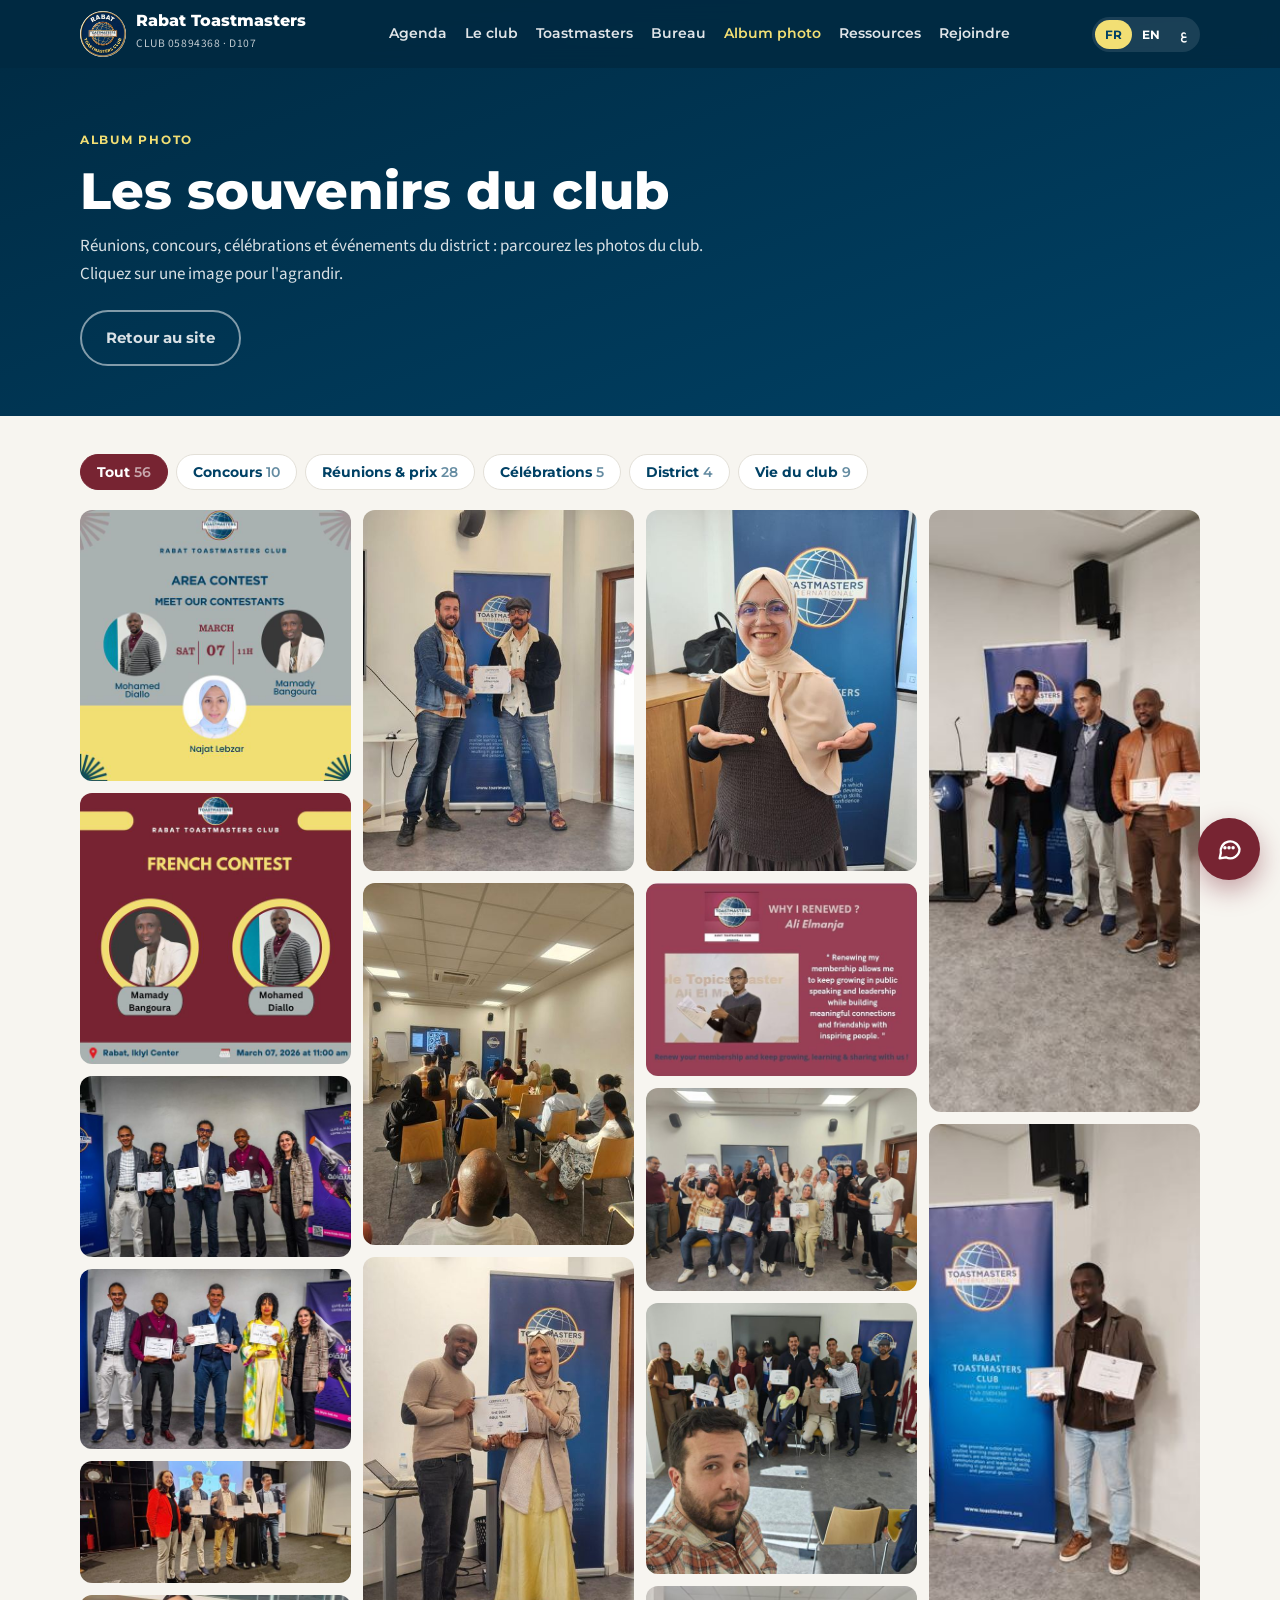
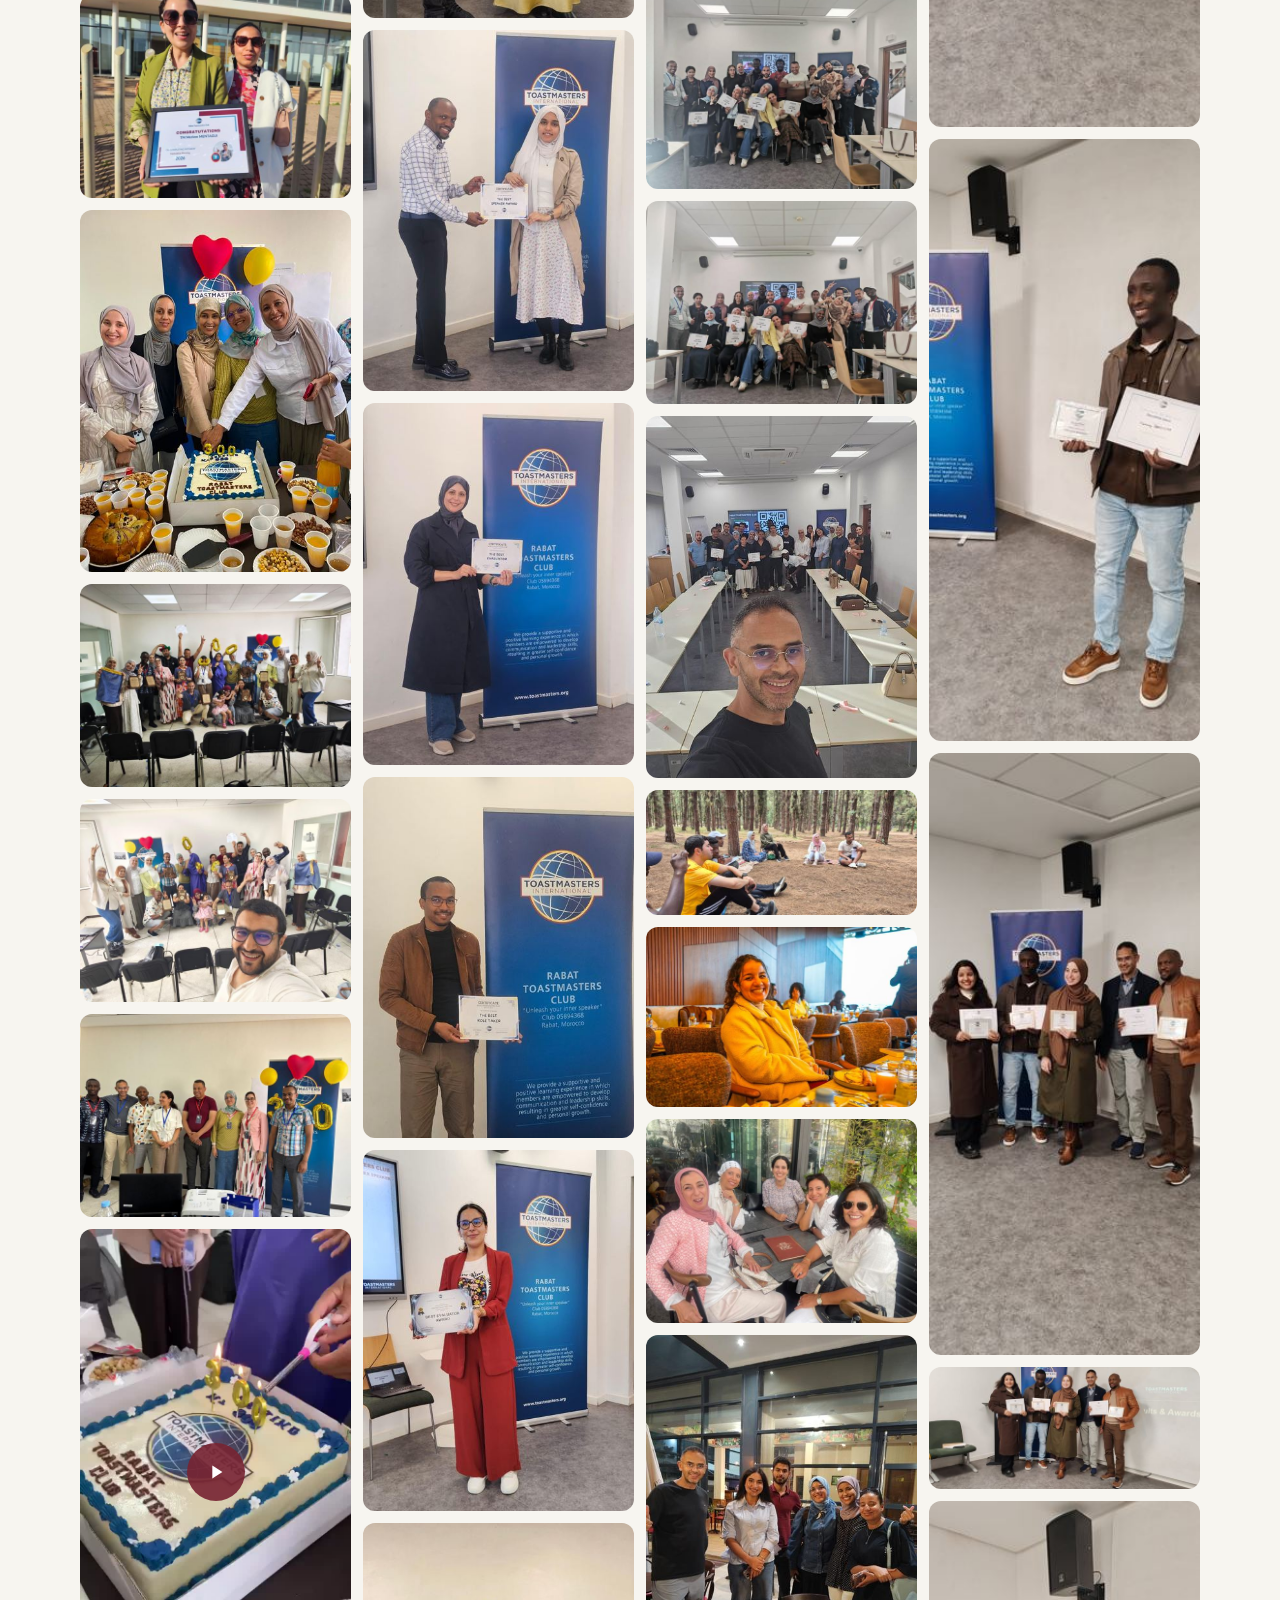
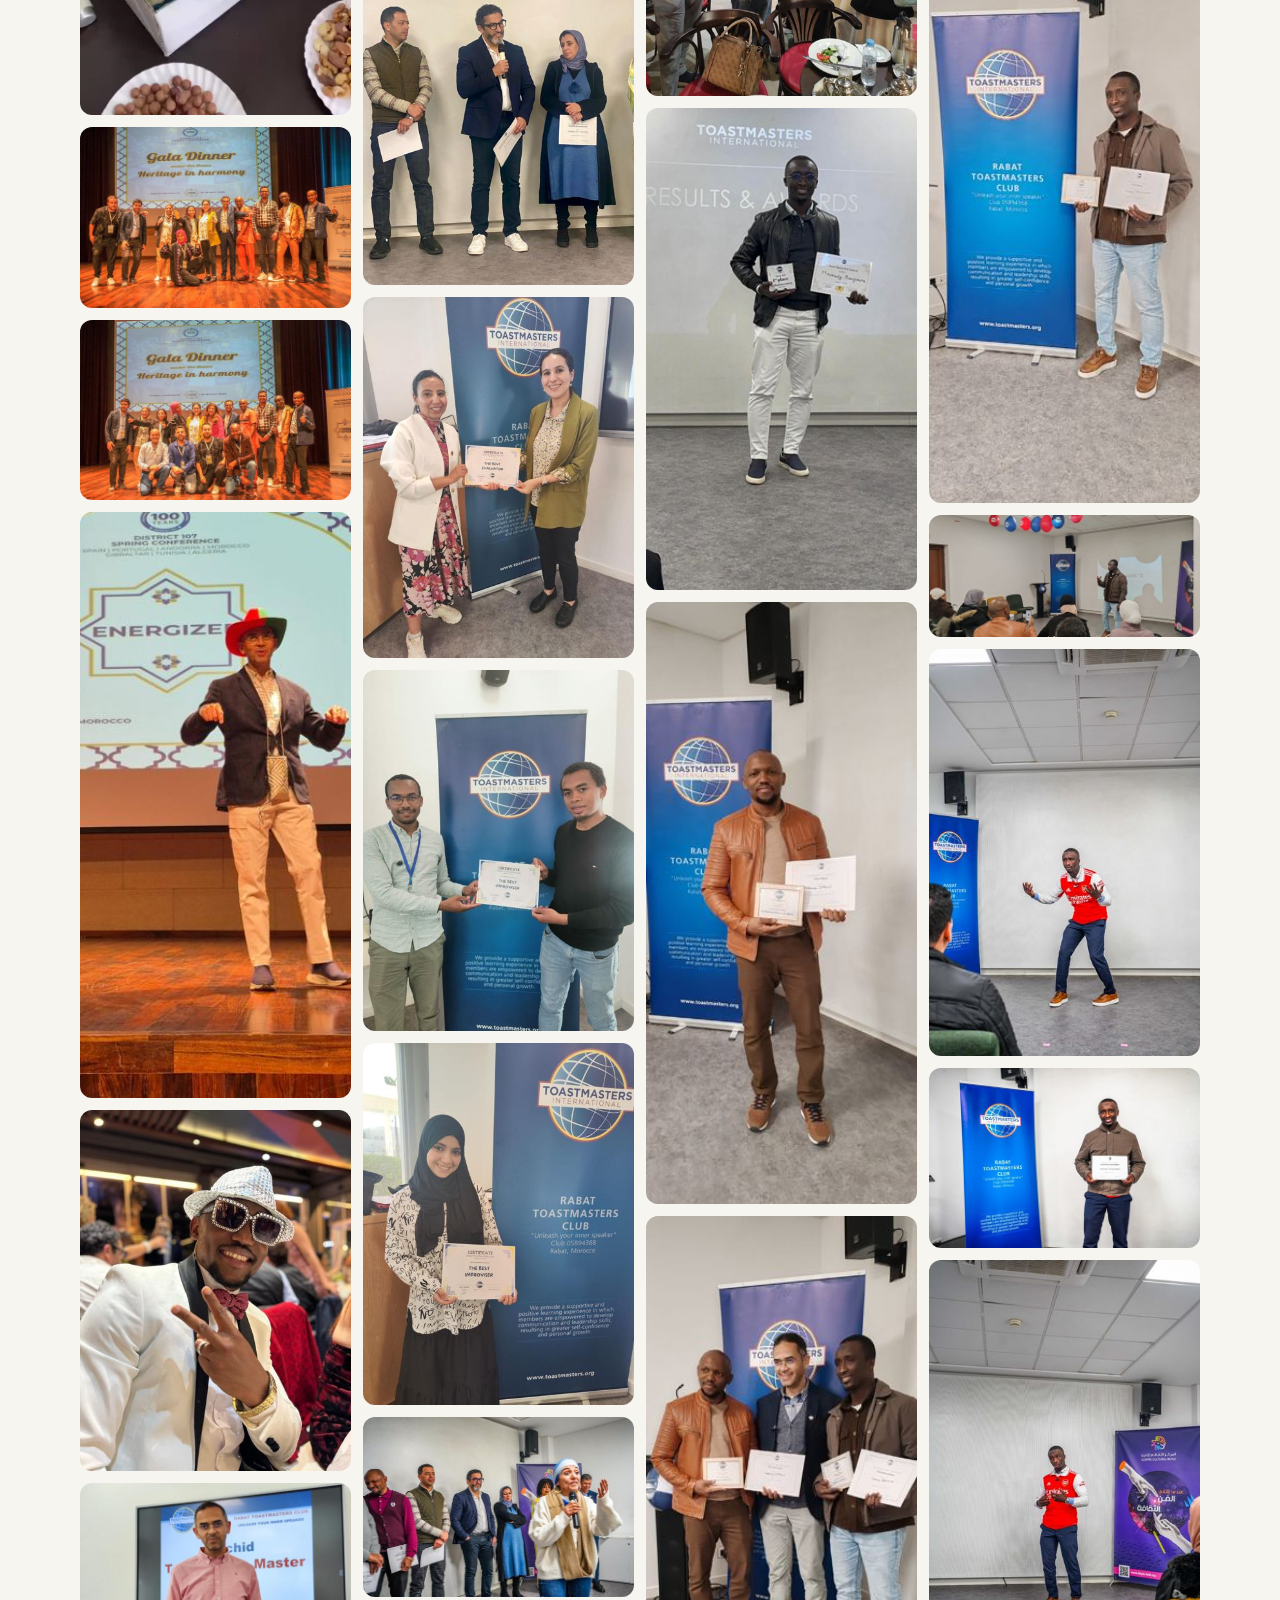
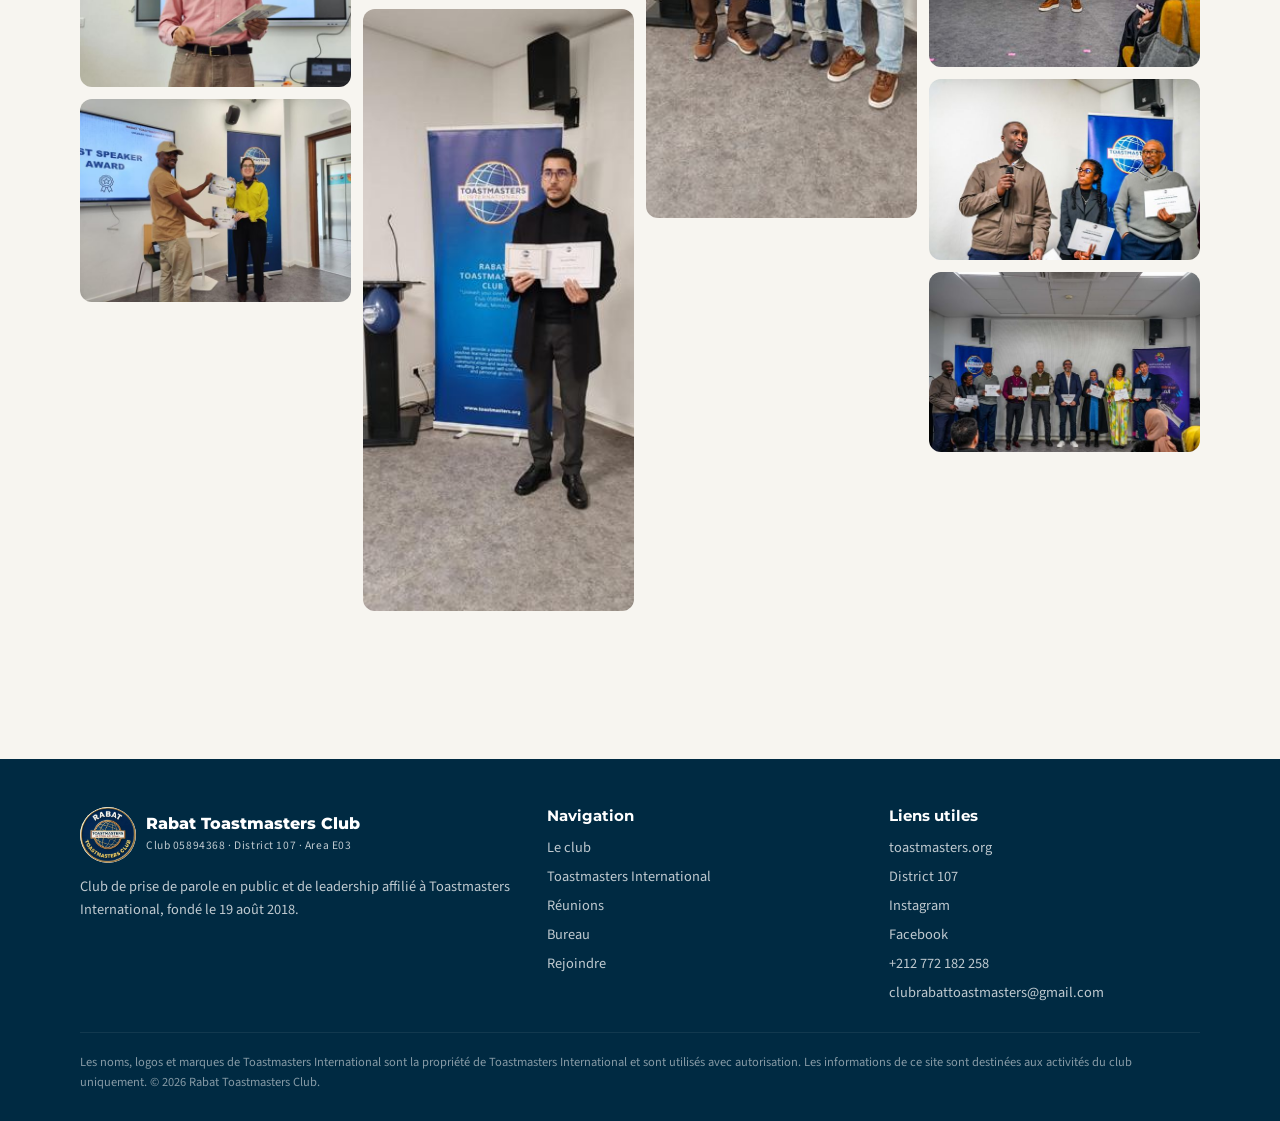
<file: album.html>
<!doctype html>
<html lang="fr" dir="ltr">
<head>
<meta charset="utf-8">
<meta name="viewport" content="width=device-width, initial-scale=1">
<title>Album photo – Rabat Toastmasters Club</title>
<meta name="description" content="Rabat Toastmasters Club — club de prise de parole en public et de leadership affilié à Toastmasters International, District 107. Réunions le samedi à Rabat.">
<meta property="og:title" content="Rabat Toastmasters Club">
<meta property="og:description" content="Prise de parole en public et leadership à Rabat depuis 2018. Venez en invité, c'est gratuit.">
<meta property="og:image" content="img/officers-2026-2027.jpg">
<link rel="icon" type="image/png" href="favicon.png">
<link rel="preconnect" href="https://fonts.googleapis.com">
<link rel="preconnect" href="https://fonts.gstatic.com" crossorigin>
<link href="https://fonts.googleapis.com/css2?family=Montserrat:wght@500;600;700;800&family=Source+Sans+3:wght@400;600&family=Tajawal:wght@400;500;700;800&display=swap" rel="stylesheet">
<link rel="stylesheet" href="css/style.css">
<link rel="stylesheet" href="css/chatbot.css">
</head>
<body>

<header>
  <div class="wrap nav">
    <a class="brand" href="index.html" aria-label="Rabat Toastmasters Club">
      <img class="logo" src="img/logo-sm.png" alt="Logo Rabat Toastmasters Club">
      <span><b>Rabat Toastmasters</b><small>CLUB 05894368 · D107</small></span>
    </a>
    <ul class="links" id="links">
      <li><a href="index.html#agenda" data-i18n="nav_agenda">Agenda</a></li>
      <li><a href="index.html#club" data-i18n="nav_club">Le club</a></li>
      <li><a href="index.html#ti" data-i18n="nav_ti2">Toastmasters</a></li>
      <li><a href="index.html#bureau" data-i18n="nav_off">Bureau</a></li>
      <li><a href="album.html" style="color:var(--yellow);opacity:1" data-i18n="nav_album">Album photo</a></li>
      <li><a href="index.html#ressources" data-i18n="nav_res">Ressources</a></li>
      <li><a href="index.html#rejoindre" data-i18n="nav_join">Rejoindre</a></li>
    </ul>
    <div class="right">
      <div class="lang" role="group" aria-label="Langue">
        <button data-l="fr" class="on">FR</button><button data-l="en">EN</button><button data-l="ar">ع</button>
      </div>
      <button class="burger" id="burger" aria-label="Menu"><svg width="26" height="26" viewBox="0 0 24 24" fill="none" stroke="currentColor" stroke-width="2"><path d="M3 6h18M3 12h18M3 18h18"/></svg></button>
    </div>
  </div>
</header>
<section class="album-hero">
  <div class="wrap">
    <div class="eyebrow" style="color:var(--yellow)" data-i18n="al_eye">Album photo</div>
    <h1 data-i18n="al_h">Les souvenirs du club</h1>
    <p data-i18n="al_p">Réunions, concours, célébrations et événements du district : parcourez les photos du club. Cliquez sur une image pour l'agrandir.</p>
    <p style="margin-top:22px"><a class="btn btn-ghost" href="index.html" data-i18n="al_back">Retour au site</a></p>
  </div>
</section>
<section style="padding-top:10px">
  <div class="wrap">
    <div class="filters" id="filters">
      <button data-f="all" class="on"><b data-i18n="f_all">Tout</b><span></span></button>
      <button data-f="contest"><b data-i18n="f_contest">Concours</b><span></span></button>
      <button data-f="meet"><b data-i18n="f_meet">Réunions & prix</b><span></span></button>
      <button data-f="party"><b data-i18n="f_party">Célébrations</b><span></span></button>
      <button data-f="district"><b data-i18n="f_district">District</b><span></span></button>
      <button data-f="life"><b data-i18n="f_life">Vie du club</b><span></span></button>
    </div>
    <div class="grid" id="grid"></div>
  </div>
</section>
<div class="lb" id="lb" role="dialog" aria-modal="true">
  <button class="x" aria-label="Fermer">✕</button><button class="pv" aria-label="Précédent">‹</button><button class="nx" aria-label="Suivant">›</button>
  <div id="lbm"></div><div class="lcap" id="lbc"></div><div class="lcount" id="lbn"></div>
</div>
<footer>
  <div class="wrap">
    <div class="fgrid">
      <div>
        <div class="brand" style="margin-bottom:12px"><img class="logo" src="img/logo-sm.png" alt="Logo Rabat Toastmasters Club"><span><b>Rabat Toastmasters Club</b><small>Club 05894368 · District 107 · Area E03</small></span></div>
        <p data-i18n="ft_p">Club de prise de parole en public et de leadership affilié à Toastmasters International, fondé le 19 août 2018.</p>
      </div>
      <div><h4 data-i18n="ft_nav">Navigation</h4><ul>
        <li><a href="index.html#club" data-i18n="nav_club">Le club</a></li><li><a href="index.html#ti" data-i18n="nav_ti">Toastmasters International</a></li><li><a href="index.html#reunions" data-i18n="nav_meet">Réunions</a></li><li><a href="index.html#bureau" data-i18n="nav_off">Bureau</a></li><li><a href="index.html#rejoindre" data-i18n="nav_join">Rejoindre</a></li></ul></div>
      <div><h4 data-i18n="ft_links">Liens utiles</h4><ul>
        <li><a href="https://www.toastmasters.org/" target="_blank" rel="noopener">toastmasters.org</a></li>
        <li><a href="https://www.tmdistrict107.org/" target="_blank" rel="noopener">District 107</a></li>
        <li><a href="https://www.instagram.com/rabat_toastmasters_club/" target="_blank" rel="noopener">Instagram</a></li>
        <li><a href="https://www.facebook.com/rabattoastmastersclub" target="_blank" rel="noopener">Facebook</a></li>
        <li><a href="tel:+212772182258" dir="ltr">+212 772 182 258</a></li><li><a href="mailto:clubrabattoastmasters@gmail.com" dir="ltr">clubrabattoastmasters@gmail.com</a></li></ul></div>
    </div>
    <p class="legal" data-i18n="legal">Les noms, logos et marques de Toastmasters International sont la propriété de Toastmasters International et sont utilisés avec autorisation. Les informations de ce site sont destinées aux activités du club uniquement. © <span id="yr"></span> Rabat Toastmasters Club.</p>
  </div>
</footer>
<script src="js/album-data.js"></script>
<script src="js/main.js"></script>
<script src="js/chatbot.js"></script>
<script>
(function(){
const A=window.RTC_ALBUM,grid=document.getElementById('grid'),lb=document.getElementById('lb');
let f=(location.hash||'#all').slice(1),list=[],cur=0;
const L=()=>window.RTC_LANG||'fr';
function counts(){document.querySelectorAll('#filters button').forEach(b=>{const k=b.dataset.f;b.querySelector('span').textContent=k==='all'?A.length:A.filter(x=>x.cat===k).length;b.classList.toggle('on',k===f)})}
function render(){
  list=A.filter(x=>f==='all'||x.cat===f);
  grid.innerHTML=list.map((x,i)=>`<button class="tile" data-i="${i}"><img src="img/album/thumbs/${x.src}.jpg" alt="${x[L()].replace(/"/g,'&quot;')}" loading="lazy">${x.video?'<span class="play"><svg width="22" height="22" viewBox="0 0 24 24" fill="#fff"><path d="M8 5v14l11-7z"/></svg></span>':''}<span class="cap">${x[L()]}</span></button>`).join('');
  grid.querySelectorAll('.tile').forEach(t=>t.onclick=()=>open(+t.dataset.i));counts();
}
function show(){const x=list[cur];document.getElementById('lbm').innerHTML=x.video?`<video src="img/album/video.mp4" controls autoplay playsinline></video>`:`<img src="img/album/${x.src}.jpg" alt="">`;document.getElementById('lbc').textContent=x[L()];document.getElementById('lbn').textContent=(cur+1)+' / '+list.length}
function open(i){cur=i;show();lb.classList.add('open');document.body.style.overflow='hidden'}
function close(){lb.classList.remove('open');document.getElementById('lbm').innerHTML='';document.body.style.overflow=''}
function step(d){cur=(cur+d+list.length)%list.length;show()}
lb.querySelector('.x').onclick=close;lb.querySelector('.pv').onclick=()=>step(document.dir==='rtl'?1:-1);lb.querySelector('.nx').onclick=()=>step(document.dir==='rtl'?-1:1);
lb.onclick=e=>{if(e.target===lb)close()};
document.addEventListener('keydown',e=>{if(!lb.classList.contains('open'))return;if(e.key==='Escape')close();if(e.key==='ArrowRight')step(1);if(e.key==='ArrowLeft')step(-1)});
let sx=0;lb.addEventListener('touchstart',e=>sx=e.touches[0].clientX,{passive:true});lb.addEventListener('touchend',e=>{const d=e.changedTouches[0].clientX-sx;if(Math.abs(d)>50)step(d<0?1:-1)});
document.querySelectorAll('#filters button').forEach(b=>b.onclick=()=>{f=b.dataset.f;history.replaceState(null,'','#'+f);render()});
document.addEventListener('langchange',render);
if(!A.some(x=>x.cat===f))f='all';render();
})();
</script>
</body>
</html>
</file>
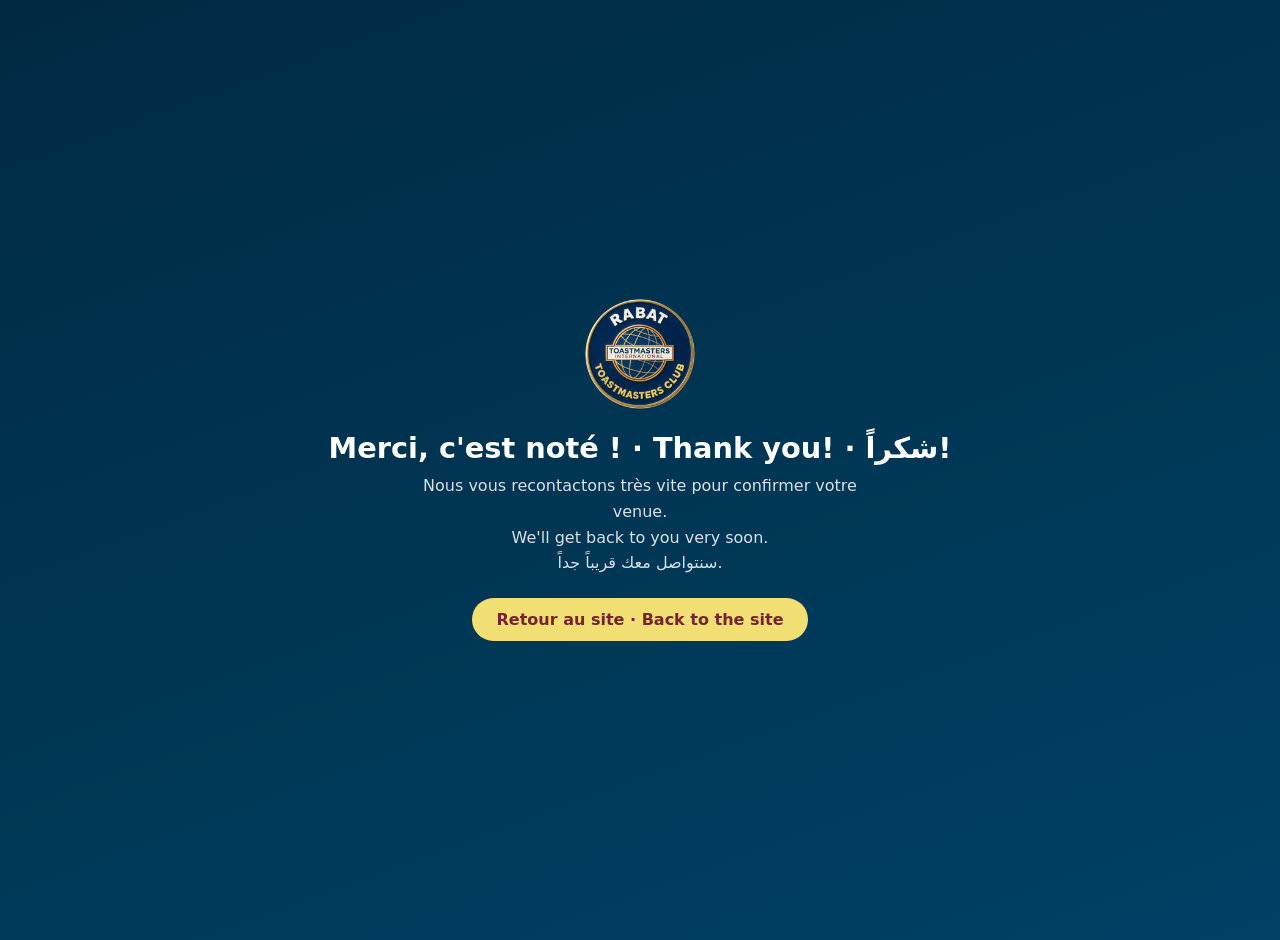
<file: merci.html>
<!doctype html>
<html lang="fr"><head><meta charset="utf-8"><meta name="viewport" content="width=device-width, initial-scale=1">
<title>Merci – Rabat Toastmasters Club</title><link rel="icon" type="image/png" href="favicon.png">
<style>body{margin:0;font-family:system-ui,sans-serif;background:linear-gradient(160deg,#002a42,#004165);color:#fff;min-height:100vh;display:grid;place-items:center;text-align:center;padding:20px}
img{width:110px;border-radius:50%}h1{font-size:1.8rem;margin:18px 0 8px}p{opacity:.85;max-width:480px;margin:0 auto 22px;line-height:1.6}
a{display:inline-block;background:#F2DF74;color:#772432;font-weight:700;padding:12px 24px;border-radius:999px;text-decoration:none}</style></head>
<body><main><img src="img/logo-sm.png" alt="Rabat Toastmasters Club"><h1>Merci, c'est noté ! · Thank you! · شكراً!</h1>
<p>Nous vous recontactons très vite pour confirmer votre venue.<br>We'll get back to you very soon.<br>سنتواصل معك قريباً جداً.</p>
<a href="index.html">Retour au site · Back to the site</a></main></body></html>
</file>
<file: css/style.css>
:root{
  --blue:#004165;--blue-deep:#002a42;--maroon:#772432;--yellow:#F2DF74;--gray:#A9B2B1;
  --bg:#f7f5f0;--surface:#ffffff;--ink:#1c2a33;--muted:#5b6b73;--line:#e3e0d8;
  --radius:18px;--shadow:0 10px 30px rgba(0,42,66,.08);
  --font-h:'Montserrat',system-ui,sans-serif;--font-b:'Source Sans 3',system-ui,sans-serif;
}
html[lang=ar]{--font-h:'Tajawal',system-ui,sans-serif;--font-b:'Tajawal',system-ui,sans-serif}
*{box-sizing:border-box;margin:0;padding:0}
html{scroll-behavior:smooth;scroll-padding-top:76px}
body{font-family:var(--font-b);color:var(--ink);background:var(--bg);font-size:17px;line-height:1.6;overflow-x:hidden}
img{max-width:100%;display:block}
a{color:inherit}
h1,h2,h3,h4{font-family:var(--font-h);line-height:1.2;color:var(--blue)}
.wrap{max-width:1160px;margin:0 auto;padding:0 20px}
section{padding:88px 0}
.eyebrow{font-family:var(--font-h);font-weight:700;font-size:.78rem;letter-spacing:.14em;text-transform:uppercase;color:var(--maroon);margin-bottom:10px}
html[lang=ar] .eyebrow{letter-spacing:0;font-size:.95rem}
h2{font-size:clamp(1.8rem,3.4vw,2.6rem);font-weight:800;margin-bottom:16px}
.lead{font-size:1.12rem;color:var(--muted);max-width:720px}
.btn{display:inline-flex;align-items:center;gap:8px;font-family:var(--font-h);font-weight:700;font-size:.95rem;padding:14px 24px;border-radius:999px;text-decoration:none;transition:transform .15s,box-shadow .15s,background .15s;border:2px solid transparent;cursor:pointer}
.btn:hover{transform:translateY(-2px)}
.btn-primary{background:var(--maroon);color:#fff;box-shadow:0 8px 20px rgba(119,36,50,.3)}
.btn-primary:hover{background:#8d2b3c}
.btn-ghost{border-color:rgba(255,255,255,.6);color:#fff}
.btn-ghost:hover{background:rgba(255,255,255,.1)}
.btn-blue{background:var(--blue);color:#fff}

/* header */
header{position:fixed;inset:0 0 auto 0;z-index:50;background:rgba(0,42,66,.92);backdrop-filter:blur(10px);color:#fff}
.nav{display:flex;align-items:center;justify-content:space-between;height:68px;gap:16px}
.brand{display:flex;align-items:center;gap:10px;text-decoration:none;color:#fff}
.mono{width:40px;height:40px;border-radius:50%;background:var(--yellow);color:var(--blue);display:grid;place-items:center;font-family:'Montserrat';font-weight:800;font-size:.95rem;flex-shrink:0}
.brand b{white-space:nowrap;font-family:var(--font-h);font-weight:800;font-size:1rem;line-height:1.1;display:block}
.brand small{font-size:.72rem;opacity:.75;letter-spacing:.05em}
.links{display:flex;gap:18px;list-style:none}
.links a{white-space:nowrap;text-decoration:none;font-family:var(--font-h);font-weight:600;font-size:.88rem;opacity:.88}
.links a:hover{opacity:1;color:var(--yellow)}
.right{display:flex;align-items:center;gap:10px}
.lang{display:flex;background:rgba(255,255,255,.1);border-radius:999px;padding:3px}
.lang button{background:none;border:0;color:#fff;font-family:'Montserrat','Tajawal';font-weight:700;font-size:.78rem;padding:6px 10px;border-radius:999px;cursor:pointer}
.lang button.on{background:var(--yellow);color:var(--blue)}
.burger{display:none;background:none;border:0;color:#fff;cursor:pointer;padding:6px}
@media(max-width:1180px){
  .links{position:fixed;top:68px;inset-inline:0;background:var(--blue-deep);flex-direction:column;padding:12px 20px 24px;gap:0;display:none}
  .links.open{display:flex}
  .links a{display:block;padding:12px 0;border-bottom:1px solid rgba(255,255,255,.08);font-size:1rem}
  .burger{display:block}
}

/* hero */
.hero{position:relative;background:radial-gradient(1200px 600px at 85% 20%,#0a5a86 0%,transparent 60%),linear-gradient(160deg,var(--blue-deep),var(--blue));color:#fff;padding:150px 0 90px;overflow:hidden}
.hero::after{content:"";position:absolute;inset-inline-end:-160px;top:40px;width:560px;height:560px;border-radius:50%;border:2px solid rgba(242,223,116,.18);box-shadow:0 0 0 60px rgba(242,223,116,.04),0 0 0 140px rgba(242,223,116,.03)}
.hero .wrap{position:relative;z-index:1;display:grid;grid-template-columns:1.2fr .8fr;gap:48px;align-items:center}
.hero h1{color:#fff;font-size:clamp(2.3rem,5.4vw,4rem);font-weight:800;margin-bottom:20px}
.hero h1 em{font-style:normal;color:var(--yellow)}
.hero p{font-size:1.18rem;opacity:.9;max-width:560px;margin-bottom:32px}
.cta{display:flex;flex-wrap:wrap;gap:12px}
.card-next{background:rgba(255,255,255,.08);border:1px solid rgba(255,255,255,.16);border-radius:var(--radius);padding:28px;backdrop-filter:blur(6px)}
.card-next h3{color:var(--yellow);font-size:.8rem;letter-spacing:.14em;text-transform:uppercase;margin-bottom:14px}
html[lang=ar] .card-next h3{letter-spacing:0;font-size:1rem}
.card-next .big{font-family:var(--font-h);font-size:1.6rem;font-weight:800;margin-bottom:6px}
.card-next ul{list-style:none;margin-top:16px;display:grid;gap:10px}
.card-next li{display:flex;gap:10px;align-items:flex-start;font-size:.98rem;opacity:.92}
.card-next svg{flex-shrink:0;margin-top:3px}
.hero .wrap.stats{display:grid;grid-template-columns:repeat(4,1fr);gap:16px;margin-top:64px}
.stat{border-inline-start:3px solid var(--yellow);padding-inline-start:14px}
.stat b{font-family:'Montserrat';font-size:2rem;font-weight:800;display:block;line-height:1.1}
.stat span{font-size:.9rem;opacity:.8}
@media(max-width:860px){.hero .wrap{grid-template-columns:1fr}.hero .wrap.stats{grid-template-columns:repeat(2,1fr)}}
@media(max-width:520px){.brand small{display:none}.brand b{white-space:nowrap;font-size:.9rem}.lang button{padding:6px 8px}}

/* about */
.about-grid{display:grid;grid-template-columns:1fr 1fr;gap:56px;align-items:start}
.pillars{display:grid;grid-template-columns:1fr 1fr;gap:16px;margin-top:28px}
.pillar{background:var(--surface);border-radius:14px;padding:20px;box-shadow:var(--shadow)}
.pillar h4{font-size:1rem;margin:10px 0 4px}
.pillar p{font-size:.95rem;color:var(--muted)}
.ico{width:40px;height:40px;border-radius:10px;background:#e8f0f4;color:var(--blue);display:grid;place-items:center}
.timeline{position:relative;padding-inline-start:28px}
.timeline::before{content:"";position:absolute;inset-inline-start:7px;top:6px;bottom:6px;width:2px;background:linear-gradient(var(--maroon),var(--blue))}
.tl{position:relative;margin-bottom:26px}
.tl::before{content:"";position:absolute;inset-inline-start:-27px;top:6px;width:14px;height:14px;border-radius:50%;background:var(--surface);border:3px solid var(--maroon)}
.tl .yr{font-family:'Montserrat';font-weight:800;color:var(--maroon);font-size:.9rem}
.tl h4{font-size:1.05rem;margin:2px 0 4px}
.tl p{color:var(--muted);font-size:.96rem}
@media(max-width:860px){.about-grid{grid-template-columns:1fr}.pillars{grid-template-columns:1fr}}

/* TI */
.ti{background:var(--blue);color:#fff}
.ti h2,.ti h3,.ti h4{color:#fff}
.ti .eyebrow{color:var(--yellow)}
.ti .lead{color:rgba(255,255,255,.82)}
.ti-grid{display:grid;grid-template-columns:repeat(3,1fr);gap:20px;margin-top:40px}
.ti-card{background:rgba(255,255,255,.06);border:1px solid rgba(255,255,255,.12);border-radius:var(--radius);padding:26px}
.ti-card h3{font-size:1.15rem;margin-bottom:8px;color:var(--yellow)}
.ti-card p{font-size:.97rem;opacity:.88}
.ti-num{display:grid;grid-template-columns:repeat(4,1fr);gap:16px;margin-top:40px;text-align:center}
.ti-num div{background:rgba(0,0,0,.15);border-radius:14px;padding:22px 10px}
.ti-num b{font-family:'Montserrat';font-size:2.1rem;font-weight:800;color:var(--yellow);display:block}
.ti-num span{font-size:.9rem;opacity:.85}
.values{display:flex;flex-wrap:wrap;gap:10px;margin-top:14px}
.values span{background:var(--yellow);color:var(--blue);font-family:var(--font-h);font-weight:700;font-size:.85rem;padding:6px 14px;border-radius:999px}
.levels{display:grid;grid-template-columns:repeat(5,minmax(0,1fr));gap:8px;margin-top:14px}
.levels div{overflow-wrap:anywhere;background:rgba(255,255,255,.1);border-radius:10px;padding:10px 6px;text-align:center;font-size:.8rem}
.levels b{display:block;font-family:'Montserrat';color:var(--yellow);font-size:1.1rem}
@media(max-width:860px){.ti-grid{grid-template-columns:minmax(0,1fr)}.ti-num{grid-template-columns:repeat(2,1fr)}}

/* meetings */
.meet-grid{display:grid;grid-template-columns:1fr 1fr;gap:40px;margin-top:36px}
.agenda{background:var(--surface);border-radius:var(--radius);box-shadow:var(--shadow);padding:10px 26px}
.step{display:grid;grid-template-columns:64px 1fr;gap:14px;padding:16px 0;border-bottom:1px dashed var(--line)}
.step:last-child{border:0}
.step .t{font-family:'Montserrat';font-weight:800;color:var(--maroon);font-size:.9rem;padding-top:2px}
.step h4{font-size:1rem}
.step p{font-size:.93rem;color:var(--muted)}
.roles{display:grid;grid-template-columns:1fr 1fr;gap:12px}
.role{background:var(--surface);border-radius:14px;padding:16px 18px;border-inline-start:4px solid var(--blue)}
.role:nth-child(3n+2){border-color:var(--maroon)}
.role:nth-child(3n){border-color:var(--yellow)}
.role h4{font-size:.98rem}
.role p{font-size:.9rem;color:var(--muted)}
.where{display:grid;grid-template-columns:1fr 1.3fr;gap:0;margin-top:40px;background:var(--surface);border-radius:var(--radius);overflow:hidden;box-shadow:var(--shadow)}
.where .info{padding:32px}
.where .info div{margin-bottom:18px}
.where .info b{font-family:var(--font-h);color:var(--blue);display:block;font-size:.85rem;text-transform:uppercase;letter-spacing:.08em}
html[lang=ar] .where .info b{letter-spacing:0;font-size:1rem}
.where iframe{width:100%;height:100%;min-height:340px;border:0}
@media(max-width:860px){.meet-grid,.where{grid-template-columns:1fr}.roles{grid-template-columns:1fr}}

/* officers */
.officers{background:linear-gradient(#fff,var(--bg))}
.off-grid{display:grid;grid-template-columns:repeat(4,1fr);gap:22px;margin-top:40px}
.off{background:var(--surface);border-radius:var(--radius);padding:26px 18px;text-align:center;box-shadow:var(--shadow);transition:transform .2s}
.off:hover{transform:translateY(-4px)}
.off img{width:128px;height:128px;border-radius:50%;object-fit:cover;margin:0 auto 14px;border:4px solid var(--yellow);box-shadow:0 0 0 4px var(--blue)}
.off h4{font-size:1rem;color:var(--ink)}
.off p{font-family:var(--font-h);font-weight:700;font-size:.78rem;color:var(--maroon);text-transform:uppercase;letter-spacing:.06em;margin-top:4px}
html[lang=ar] .off p{letter-spacing:0;font-size:.95rem}
.off.lead-off{grid-column:span 4;display:flex;align-items:center;gap:28px;text-align:start;padding:28px 34px;background:var(--blue);color:#fff}
.off.lead-off img{margin:0;width:150px;height:150px}
.off.lead-off h4{color:#fff;font-size:1.4rem}
.off.lead-off p{color:var(--yellow);font-size:.9rem}
.off.lead-off q{display:block;margin-top:10px;opacity:.85;font-style:italic;quotes:none}
@media(max-width:960px){.off-grid{grid-template-columns:repeat(2,1fr)}.off.lead-off{grid-column:span 2}}
@media(max-width:520px){.off.lead-off{flex-direction:column;text-align:center}}

/* moments */
.moments{display:grid;grid-template-columns:1.1fr .9fr;gap:36px;margin-top:36px;align-items:start}
.poster{border-radius:var(--radius);overflow:hidden;box-shadow:var(--shadow)}
.mlist{display:grid;gap:14px}
.m{background:var(--surface);border-radius:14px;padding:20px 22px;display:grid;grid-template-columns:auto 1fr;gap:16px;align-items:start;box-shadow:var(--shadow)}
.m .badge{width:46px;height:46px;border-radius:12px;background:var(--maroon);color:var(--yellow);display:grid;place-items:center}
.m h4{font-size:1rem}
.m p{font-size:.93rem;color:var(--muted)}
.social{display:grid;grid-template-columns:repeat(4,1fr);gap:12px;margin-top:20px}
.social a{display:flex;flex-direction:column;align-items:center;gap:6px;padding:16px 8px;background:var(--blue);color:#fff;border-radius:14px;text-decoration:none;font-family:var(--font-h);font-weight:700;font-size:.82rem;transition:background .15s}
.social a:hover{background:var(--maroon)}
@media(max-width:860px){.moments{grid-template-columns:1fr}}

/* join */
.join{background:linear-gradient(135deg,var(--maroon),#4f1621);color:#fff}
.join h2,.join h4{color:#fff}
.join .eyebrow{color:var(--yellow)}
.join .lead{color:rgba(255,255,255,.85)}
.jsteps{display:grid;grid-template-columns:repeat(3,1fr);gap:18px;margin:40px 0}
.js{background:rgba(255,255,255,.08);border-radius:var(--radius);padding:26px;border:1px solid rgba(255,255,255,.15)}
.js .n{width:42px;height:42px;border-radius:50%;background:var(--yellow);color:var(--maroon);display:grid;place-items:center;font-family:'Montserrat';font-weight:800;margin-bottom:14px}
.js p{opacity:.85;font-size:.96rem;margin-top:6px}
.contact{display:flex;flex-wrap:wrap;gap:12px;align-items:center}
.btn-yellow{background:var(--yellow);color:var(--maroon)}
@media(max-width:860px){.jsteps{grid-template-columns:1fr}}

/* faq */
details{background:var(--surface);border-radius:14px;padding:18px 22px;margin-bottom:10px;box-shadow:var(--shadow)}
summary{font-family:var(--font-h);font-weight:700;color:var(--blue);cursor:pointer;list-style:none;display:flex;justify-content:space-between;gap:12px}
summary::after{content:"+";font-size:1.3rem;line-height:1;color:var(--maroon)}
details[open] summary::after{content:"–"}
details p{margin-top:10px;color:var(--muted)}

footer{background:var(--blue-deep);color:rgba(255,255,255,.75);padding:48px 0 28px;font-size:.9rem}
.fgrid{display:grid;grid-template-columns:1.4fr 1fr 1fr;gap:32px;margin-bottom:28px}
footer h4{color:#fff;font-size:.95rem;margin-bottom:10px}
footer a{text-decoration:none}
footer a:hover{color:var(--yellow)}
footer ul{list-style:none;display:grid;gap:6px}
.legal{border-top:1px solid rgba(255,255,255,.1);padding-top:20px;font-size:.78rem;opacity:.7}
@media(max-width:760px){.fgrid{grid-template-columns:1fr}}

.reveal{opacity:0;transform:translateY(18px);transition:opacity .6s,transform .6s}
.reveal.in{opacity:1;transform:none}
@media(prefers-reduced-motion:reduce){.reveal{opacity:1;transform:none}html{scroll-behavior:auto}}

/* logo */
.logo{width:46px;height:46px;border-radius:50%;flex-shrink:0;background:#fff}
footer .logo{width:56px;height:56px}
/* moments v2 */
.mosaic{display:grid;grid-template-columns:2fr 1fr 1fr;grid-template-rows:200px 200px;gap:12px;margin-top:32px}
.mosaic a{border-radius:14px;overflow:hidden;display:block;position:relative}
.mosaic img{width:100%;height:100%;object-fit:cover;transition:transform .4s}
.mosaic a:hover img{transform:scale(1.05)}
.mo-a{grid-row:span 2}
.mo-d{grid-column:2}
@media(max-width:760px){.mosaic{grid-template-columns:1fr 1fr;grid-template-rows:220px 140px 140px}.mo-a{grid-column:span 2;grid-row:auto}.mo-d{grid-column:auto}.mo-e{display:none}}
.moments2{display:grid;grid-template-columns:repeat(2,minmax(0,1fr));gap:14px;margin-top:22px}
@media(max-width:760px){.moments2{grid-template-columns:minmax(0,1fr)}}
.quote{margin-top:28px;background:var(--blue);color:#fff;border-radius:var(--radius);padding:30px 34px;display:flex;gap:26px;align-items:center}
.quote img{width:110px;height:110px;border-radius:50%;object-fit:cover;border:4px solid var(--yellow);flex-shrink:0}
.quote .eyebrow{color:var(--yellow)}
.quote blockquote{font-size:1.2rem;line-height:1.5;font-style:italic;margin-bottom:10px}
.quote figcaption{opacity:.85;font-size:.95rem}
@media(max-width:600px){.quote{flex-direction:column;text-align:center;padding:26px 22px}}
.mo-foot{display:flex;flex-wrap:wrap;gap:18px;align-items:center;justify-content:space-between;margin-top:28px}
.mo-foot .social{margin-top:0;flex:1;max-width:520px}
@media(max-width:600px){.mo-foot .social{grid-template-columns:repeat(2,1fr);max-width:none}}
/* album page */
.album-hero{background:linear-gradient(160deg,var(--blue-deep),var(--blue));color:#fff;padding:130px 0 50px}
.album-hero h1{color:#fff;font-size:clamp(2rem,4.5vw,3.2rem);font-weight:800;margin:6px 0 12px}
.album-hero p{opacity:.85;max-width:640px}
.filters{display:flex;flex-wrap:wrap;gap:8px;margin:28px 0 8px}
.filters button{border:1px solid var(--line);background:var(--surface);color:var(--blue);font-family:var(--font-h);font-weight:700;font-size:.85rem;padding:9px 16px;border-radius:999px;cursor:pointer}
.filters button.on{background:var(--maroon);border-color:var(--maroon);color:#fff}
.filters button span{opacity:.6;margin-inline-start:4px;font-weight:600}
.grid{columns:4 240px;column-gap:12px;padding:12px 0 60px}
.tile{break-inside:avoid;margin-bottom:12px;border-radius:12px;overflow:hidden;position:relative;cursor:zoom-in;background:#ddd;display:block;width:100%;border:0;padding:0}
.tile img{width:100%;display:block;transition:transform .4s}
.tile:hover img{transform:scale(1.04)}
.tile .cap{position:absolute;inset:auto 0 0 0;padding:26px 12px 10px;background:linear-gradient(transparent,rgba(0,20,32,.8));color:#fff;font-size:.85rem;text-align:start;opacity:0;transition:opacity .2s}
.tile:hover .cap,.tile:focus .cap{opacity:1}
@media(hover:none){.tile .cap{opacity:1}}
.tile .play{position:absolute;top:50%;left:50%;transform:translate(-50%,-50%);width:58px;height:58px;border-radius:50%;background:rgba(119,36,50,.9);display:grid;place-items:center}
.lb{position:fixed;inset:0;background:rgba(0,15,25,.94);z-index:100;display:none;align-items:center;justify-content:center;flex-direction:column;padding:60px 16px 20px}
.lb.open{display:flex}
.lb img,.lb video{max-width:min(1100px,100%);max-height:78vh;border-radius:10px;object-fit:contain}
.lb .lcap{color:#fff;margin-top:14px;text-align:center;font-size:1rem}
.lb .lcount{color:rgba(255,255,255,.6);font-size:.8rem;margin-top:4px}
.lb button{position:absolute;background:rgba(255,255,255,.12);border:0;color:#fff;width:48px;height:48px;border-radius:50%;cursor:pointer;font-size:1.4rem;display:grid;place-items:center}
.lb button:hover{background:var(--maroon)}
.lb .x{top:14px;inset-inline-end:14px}
.lb .pv{left:14px;top:50%}
.lb .nx{right:14px;top:50%}
@media(max-width:600px){.grid{columns:2;column-gap:8px}.tile{margin-bottom:8px}}

/* agenda */
.next-link{display:inline-block;margin-top:14px;color:var(--yellow);font-family:var(--font-h);font-weight:700;font-size:.9rem;text-decoration:none}
.next-link:hover{text-decoration:underline}
#next-big{text-transform:capitalize}
.agenda-sec{background:var(--surface)}
.ag-room{display:flex;align-items:center;gap:8px;color:var(--maroon);font-weight:600;margin-top:14px}
.cycles{display:grid;grid-template-columns:repeat(3,minmax(0,1fr));gap:20px;margin-top:30px}
.cycle{background:var(--bg);border-radius:var(--radius);padding:24px;border-top:5px solid var(--blue)}
.cycle:nth-child(2){border-color:var(--maroon)}.cycle:nth-child(3){border-color:var(--yellow)}
.cy-head{display:flex;gap:12px;align-items:center;margin-bottom:10px}
.cy-ico{font-size:1.8rem;line-height:1}
.cy-m{font-family:var(--font-h);font-weight:700;font-size:.8rem;text-transform:uppercase;letter-spacing:.1em;color:var(--maroon)}
html[lang=ar] .cy-m{letter-spacing:0;font-size:.95rem}
.cycle h3{font-size:1.1rem;letter-spacing:.02em}
.cy-g{font-size:.93rem;color:var(--muted);margin-bottom:14px}
.cycle ol{list-style:none;display:grid;gap:10px}
.cycle li{display:grid;grid-template-columns:52px 1fr;gap:12px;align-items:start;background:var(--surface);border-radius:12px;padding:12px;border:2px solid transparent}
.cycle li.past{opacity:.55}
.cycle li.next{border-color:var(--maroon);box-shadow:0 8px 20px rgba(119,36,50,.15)}
.sd{background:var(--blue);color:#fff;border-radius:10px;text-align:center;padding:6px 0}
.cycle li.next .sd{background:var(--maroon)}
.sd b{display:block;font-family:'Montserrat';font-size:1.3rem;line-height:1.1}
.sd span{font-size:.72rem;text-transform:uppercase}
.si h4{font-size:.98rem;direction:ltr;text-align:start}
html[dir=rtl] .si h4{text-align:right}
.si p{font-size:.86rem;color:var(--muted)}
.cal{display:inline-block;margin-top:6px;font-size:.82rem;font-weight:700;color:var(--maroon);text-decoration:none}
.cal:hover{text-decoration:underline}
.tag{display:inline-block;margin-bottom:4px;font-family:var(--font-h);font-size:.66rem;font-weight:700;text-transform:uppercase;background:var(--maroon);color:#fff;padding:3px 8px;border-radius:999px;white-space:nowrap}
.tag.t-past{background:var(--gray)}
html[lang=ar] .tag{font-size:.78rem}
@media(max-width:960px){.cycles{grid-template-columns:minmax(0,1fr)}}

/* guest form */
.form-card{background:var(--surface);color:var(--ink);border-radius:var(--radius);padding:32px;margin:0 0 28px;box-shadow:0 20px 50px rgba(0,0,0,.25);scroll-margin-top:90px}
.form-card h3{font-size:1.4rem;color:var(--blue)}
.fc-head p{color:var(--muted);margin:6px 0 22px}
.fg{display:grid;grid-template-columns:repeat(2,minmax(0,1fr));gap:16px 20px;margin-bottom:22px}
.fg label{display:flex;flex-direction:column;gap:6px;font-family:var(--font-h);font-weight:600;font-size:.88rem;color:var(--blue)}
.fg .full{grid-column:1/-1}
.fg input,.fg select,.fg textarea{font:inherit;font-family:var(--font-b);font-weight:400;font-size:1rem;color:var(--ink);padding:12px 14px;border:1.5px solid var(--line);border-radius:10px;background:#fbfaf7;width:100%}
.fg input:focus,.fg select:focus,.fg textarea:focus{outline:none;border-color:var(--blue);box-shadow:0 0 0 3px rgba(0,65,101,.12);background:#fff}
.fg .chk{flex-direction:row;align-items:flex-start;gap:10px;font-family:var(--font-b);font-weight:400;color:var(--muted);font-size:.92rem}
.fg .chk input{width:18px;height:18px;margin-top:3px;flex-shrink:0;accent-color:var(--maroon)}
.hp{display:none}
.btn:disabled{opacity:.6;cursor:wait;transform:none}
.f-err{color:var(--maroon);margin-top:12px;font-weight:600}
.f-ok{text-align:center;padding:30px 10px}
.ok-ico{width:64px;height:64px;border-radius:50%;background:#e6f4ea;color:#1e7b3a;font-size:2rem;display:grid;place-items:center;margin:0 auto 14px}
.f-ok p{color:var(--muted);margin-top:6px}
@media(max-width:640px){.fg{grid-template-columns:minmax(0,1fr)}.form-card{padding:24px 18px}}
.fg .lbl i{color:var(--maroon);font-style:normal}

/* palmarès */
.palmares{background:linear-gradient(180deg,var(--bg),#fff)}
.pal-season{margin-top:26px}
.pal-season span{display:inline-block;background:var(--yellow);color:var(--blue);font-family:var(--font-h);font-weight:800;font-size:.85rem;padding:6px 14px;border-radius:999px}
.pal-grid{display:grid;grid-template-columns:repeat(3,minmax(0,1fr));gap:20px;margin-top:18px;counter-reset:p}
.pal{background:var(--surface);border-radius:var(--radius);overflow:hidden;box-shadow:var(--shadow);display:flex;flex-direction:column}
.pal-img{position:relative;aspect-ratio:4/4.2;overflow:hidden}
.pal-img img{width:100%;height:100%;object-fit:cover}
.lvl{position:absolute;top:12px;inset-inline-start:12px;background:var(--maroon);color:#fff;font-family:var(--font-h);font-weight:800;font-size:.75rem;text-transform:uppercase;letter-spacing:.08em;padding:5px 12px;border-radius:999px}
.pal:nth-child(3) .lvl{background:var(--blue)}
.pal-body{padding:20px 22px 24px}
.pal-date{font-size:.85rem;color:var(--maroon);font-weight:600}
.pal-body h3{font-size:1.1rem;margin:4px 0 6px}
.who{font-family:var(--font-h);font-weight:700;color:var(--ink);margin-bottom:8px}
.pal-body ul{list-style:none;display:grid;gap:6px;font-size:.93rem;color:var(--muted)}
@media(max-width:900px){.pal-grid{grid-template-columns:minmax(0,1fr)}.pal-img{aspect-ratio:16/10}}
/* vidéos */
.videos{background:var(--blue-deep);color:#fff}
.videos h2{color:#fff}.videos .eyebrow{color:var(--yellow)}.videos .lead{color:rgba(255,255,255,.8)}
.vid-grid{display:grid;grid-template-columns:2fr 1fr 1fr;gap:18px;margin-top:30px;align-items:start}
.vid{margin:0}
.vid video,.vid iframe,.yt{width:100%;border-radius:14px;background:#000;display:block;border:0}
.vid-wide iframe,.vid-wide .yt{aspect-ratio:16/9}
.vid-tall video,.vid-tall .yt,.vid-tall iframe{aspect-ratio:9/16;object-fit:cover}
.yt{position:relative;padding:0;cursor:pointer;overflow:hidden}
.yt img{width:100%;height:100%;object-fit:cover;opacity:.85;transition:opacity .2s}
.yt:hover img{opacity:1}
.play-lg{position:absolute;top:50%;left:50%;transform:translate(-50%,-50%);width:72px;height:72px;border-radius:50%;background:var(--maroon);display:grid;place-items:center;box-shadow:0 10px 30px rgba(0,0,0,.4)}
.vid figcaption{margin-top:10px}
.vid figcaption b{display:block;font-family:var(--font-h)}
.vid figcaption span{font-size:.88rem;opacity:.7}
@media(max-width:900px){.vid-grid{grid-template-columns:1fr 1fr}.vid-wide{grid-column:span 2}}
/* témoignages */
.te-grid{display:grid;grid-template-columns:repeat(3,minmax(0,1fr));gap:18px;margin-top:30px}
.te{margin:0;background:var(--surface);border-radius:var(--radius);padding:26px;box-shadow:var(--shadow);display:flex;flex-direction:column;gap:14px}
.te .qm{color:var(--yellow)}
.te blockquote{font-style:italic;line-height:1.55;flex:1}
.te figcaption{display:flex;gap:12px;align-items:center}
.te figcaption img{width:52px;height:52px;border-radius:50%;object-fit:cover;border:3px solid var(--yellow)}
.te figcaption b{display:block;color:var(--blue);font-family:var(--font-h)}
.te figcaption small{color:var(--muted)}
.te-cta{background:var(--bg);border:2px dashed var(--line);box-shadow:none;justify-content:center;align-items:flex-start}
.te-cta h4{font-size:1.1rem}.te-cta p{color:var(--muted);font-size:.95rem}
@media(max-width:900px){.te-grid{grid-template-columns:minmax(0,1fr)}}
/* ressources */
.ressources{background:#fff}
.rs-sub{font-size:1.2rem;margin:34px 0 14px}
.docs{display:grid;grid-template-columns:repeat(2,minmax(0,1fr));gap:16px}
.doc{display:flex;gap:16px;align-items:center;background:var(--bg);border-radius:14px;padding:14px;text-decoration:none;transition:transform .15s,box-shadow .15s;border:1px solid var(--line)}
.doc:hover{transform:translateY(-2px);box-shadow:var(--shadow)}
.doc img{width:78px;height:100px;object-fit:cover;object-position:top;border-radius:6px;box-shadow:0 4px 10px rgba(0,0,0,.12);flex-shrink:0;background:#fff}
.dl{display:inline-block;font-family:var(--font-h);font-weight:800;font-size:.7rem;color:#fff;background:var(--maroon);padding:3px 8px;border-radius:6px;margin-bottom:6px}
.doc h4{font-size:1rem}.doc p{font-size:.88rem;color:var(--muted)}
.links-grid{display:grid;grid-template-columns:repeat(3,minmax(0,1fr));gap:12px}
.lk{display:flex;flex-direction:column;gap:2px;padding:16px 18px;border-radius:12px;background:var(--blue);color:#fff;text-decoration:none;transition:background .15s}
.lk:hover{background:var(--maroon)}
.lk b{font-family:var(--font-h)}.lk span{font-size:.86rem;opacity:.8}
.lk b::after{content:" ↗";opacity:.6}
@media(max-width:900px){.docs,.links-grid{grid-template-columns:minmax(0,1fr)}}

/* présidents */
.presidents{background:var(--blue);color:#fff;overflow:hidden}
.presidents h2{color:#fff}.presidents .eyebrow{color:var(--yellow)}.presidents .lead{color:rgba(255,255,255,.82)}
.pres-track{display:grid;grid-template-columns:repeat(9,minmax(0,1fr));gap:10px;margin-top:40px;position:relative;overflow-x:auto;padding:12px 4px 14px;scroll-snap-type:x mandatory}
.pres-track::before{content:"";position:absolute;top:58px;left:0;right:0;height:3px;background:linear-gradient(90deg,var(--yellow),rgba(242,223,116,.2));z-index:0}
.pres{position:relative;z-index:1;text-align:center;scroll-snap-align:start}
.pa{width:92px;height:92px;border-radius:50%;margin:0 auto 12px;border:3px solid var(--yellow);background:#0b5680;overflow:hidden;display:grid;place-items:center;box-shadow:0 0 0 6px var(--blue)}
.pa img{width:100%;height:100%;object-fit:cover}
.pa span{font-family:'Montserrat';font-weight:800;font-size:1.6rem;color:var(--yellow)}
.pres.now .pa{border-color:#fff;box-shadow:0 0 0 6px var(--blue),0 0 0 9px var(--yellow)}
.py{font-family:'Montserrat';font-weight:800;color:var(--yellow);font-size:.85rem}
.pres b{display:block;font-family:var(--font-h);font-size:.95rem;line-height:1.25;margin-top:2px}
.pres small{display:block;font-size:.78rem;opacity:.75;margin-top:4px}
.pres small.pn{opacity:1;color:var(--yellow);font-weight:700}
.pres-foot{margin-top:18px}
.pres-foot a{color:var(--yellow);font-weight:700;text-decoration:none}
.pres-foot a:hover{text-decoration:underline}
@media(max-width:1100px){.pres-track{grid-template-columns:repeat(9,130px)}}

.vg-top{grid-template-columns:repeat(3,minmax(0,1fr))}
.vg-tall{grid-template-columns:repeat(4,minmax(0,1fr));margin-top:22px}
.vid-h video,.vid-h iframe,.vid-h .yt{aspect-ratio:16/9;object-fit:cover}
@media(max-width:900px){.vg-top{grid-template-columns:minmax(0,1fr)}.vg-tall{grid-template-columns:repeat(2,minmax(0,1fr))}}

/* Guest Feedback */
.feedback{background:linear-gradient(120deg,#F2DF74 0%,#f7ea9e 55%,#f2d85a 100%);padding:70px 0;position:relative;overflow:hidden}
.feedback::before{content:"";position:absolute;width:420px;height:420px;border-radius:50%;background:rgba(119,36,50,.07);inset-inline-end:-120px;top:-160px}
.fb-wrap{display:grid;grid-template-columns:1.4fr .6fr;gap:40px;align-items:center;position:relative}
.feedback h2{color:var(--maroon);font-size:clamp(2.2rem,5vw,3.4rem);margin:4px 0 10px}
.feedback .eyebrow{color:var(--blue)}
.fb-sub{color:#3d3a26;font-size:1.1rem;max-width:560px}
.fb-thumb{width:78px;height:78px;border-radius:50%;background:var(--maroon);color:var(--yellow);display:grid;place-items:center;margin-bottom:14px;box-shadow:0 10px 24px rgba(119,36,50,.35)}
.fb-thumb .thumb{width:40px;height:40px;animation:thumbUp 2.2s ease-in-out infinite;transform-origin:30% 80%}
@keyframes thumbUp{0%,55%,100%{transform:rotate(0) scale(1)}62%{transform:rotate(-18deg) scale(1.15)}70%{transform:rotate(8deg) scale(1.1)}78%{transform:rotate(-8deg) scale(1.12)}86%{transform:rotate(0) scale(1)}}
.fb-stars{display:flex;gap:6px;margin:16px 0 22px}
.fb-stars svg{width:30px;height:30px;color:rgba(119,36,50,.2);animation:starFill 3s ease-in-out infinite}
.fb-stars svg:nth-child(2){animation-delay:.15s}.fb-stars svg:nth-child(3){animation-delay:.3s}.fb-stars svg:nth-child(4){animation-delay:.45s}.fb-stars svg:nth-child(5){animation-delay:.6s}
@keyframes starFill{0%,15%{color:rgba(119,36,50,.2);transform:scale(1)}25%{color:var(--maroon);transform:scale(1.25)}35%,80%{color:var(--maroon);transform:scale(1)}100%{color:rgba(119,36,50,.2)}}
.fb-btn{background:var(--maroon);color:#fff;font-size:1.05rem;padding:16px 30px;box-shadow:0 10px 24px rgba(119,36,50,.35);animation:btnPulse 2.2s infinite}
.fb-btn:hover{background:#8d2b3c}
@keyframes btnPulse{0%{box-shadow:0 0 0 0 rgba(119,36,50,.45)}70%{box-shadow:0 0 0 16px rgba(119,36,50,0)}100%{box-shadow:0 0 0 0 rgba(119,36,50,0)}}
.fb-qr{background:#fff;border-radius:22px;padding:18px;text-align:center;box-shadow:0 18px 40px rgba(0,0,0,.15);border:4px solid var(--maroon);justify-self:center;max-width:260px}
.fb-qr img{width:100%;display:block}
.fb-qr span{display:block;margin-top:8px;font-family:var(--font-h);font-weight:700;color:var(--blue);font-size:.9rem}
@media(max-width:760px){.fb-wrap{grid-template-columns:minmax(0,1fr)}.fb-qr{display:none}}
.fb-fab{position:fixed;bottom:20px;inset-inline-end:20px;z-index:60;display:flex;align-items:center;gap:10px;background:var(--maroon);color:#fff;text-decoration:none;font-family:'Montserrat',sans-serif;font-weight:800;font-size:.9rem;padding:12px 20px 12px 14px;border-radius:999px;box-shadow:0 10px 28px rgba(0,0,0,.28);border:2px solid var(--yellow);animation:btnPulse 2.4s infinite}
.fb-fab .thumb{width:26px;height:26px;color:var(--yellow);animation:thumbUp 2.2s ease-in-out infinite;transform-origin:30% 80%}
.fb-fab:hover{background:#8d2b3c;transform:translateY(-2px)}
@media(max-width:520px){.fb-fab span{display:none}.fb-fab{padding:14px}}
@media(prefers-reduced-motion:reduce){.fb-thumb .thumb,.fb-stars svg,.fb-btn,.fb-fab,.fb-fab .thumb{animation:none}.fb-stars svg{color:var(--maroon)}}

.btn-avis .thumb{width:22px;height:22px;animation:thumbUp 2.2s ease-in-out infinite;transform-origin:30% 80%}
@media(prefers-reduced-motion:reduce){.btn-avis .thumb{animation:none}}

/* vidéos : défilement horizontal */
.vid-nav{display:flex;justify-content:flex-end;gap:10px;margin-top:18px}
.vid-arrow{width:44px;height:44px;border-radius:50%;border:1.5px solid rgba(255,255,255,.4);background:rgba(255,255,255,.08);color:#fff;display:grid;place-items:center;cursor:pointer;transition:background .15s,opacity .15s}
.vid-arrow:hover{background:var(--yellow);color:var(--blue-deep);border-color:var(--yellow)}
.vid-arrow:disabled{opacity:.3;pointer-events:none}
html[dir=rtl] .vid-arrow svg{transform:scaleX(-1)}
.vid-row{--vh:300px;display:flex;align-items:flex-start;gap:18px;margin-top:14px;overflow-x:auto;scroll-snap-type:x proximity;padding-bottom:14px;-webkit-overflow-scrolling:touch;scrollbar-width:thin;scrollbar-color:rgba(255,255,255,.35) transparent}
.vid-row::-webkit-scrollbar{height:6px}
.vid-row::-webkit-scrollbar-thumb{background:rgba(255,255,255,.3);border-radius:3px}
.vid-row:focus-visible{outline:2px solid var(--yellow);outline-offset:4px}
.vid-row .vid{flex:0 0 auto;scroll-snap-align:start}
.vid-row .vid-h{width:calc(var(--vh)*16/9)}
.vid-row .vid-tall{width:calc(var(--vh)*9/16)}
.vid-row .vid video,.vid-row .vid iframe,.vid-row .yt{height:var(--vh);aspect-ratio:auto}
@media(max-width:900px){.vid-row{--vh:260px}}
@media(max-width:600px){
  .vid-row .vid-h{width:84vw}.vid-row .vid-tall{width:46vw}
  .vid-row .vid-h video,.vid-row .vid-h iframe,.vid-row .vid-h .yt{height:auto;aspect-ratio:16/9}
  .vid-row .vid-tall video,.vid-row .vid-tall iframe,.vid-row .vid-tall .yt{height:auto;aspect-ratio:9/16}
}
.vid-tall .play-lg{width:56px;height:56px}
.where .info a.mail{display:block;margin-top:4px;word-break:break-all}
</file>
<file: css/chatbot.css>
/* ===== Assistant du club (chatbot) ===== */
.cb{position:fixed;bottom:20px;inset-inline-end:20px;z-index:80;font-family:var(--font-b)}
.cb-launch{position:relative;width:62px;height:62px;border-radius:50%;border:0;cursor:pointer;background:var(--maroon);color:#fff;display:grid;place-items:center;box-shadow:0 10px 26px rgba(119,36,50,.4);transition:transform .2s,background .2s}
.cb-launch:hover{transform:scale(1.06);background:#8d2b3c}
.cb-launch .cb-ic-close{display:none}
.cb.open .cb-launch{background:var(--blue)}
.cb.open .cb-launch .cb-ic-open{display:none}
.cb.open .cb-launch .cb-ic-close{display:grid}
.cb-launch>span{display:grid;place-items:center}
.cb-launch.attract{animation:cbRing 2.4s ease-out infinite}
.cb-launch.attract .cb-ic-open{animation:cbWiggle 6s ease-in-out infinite;transform-origin:50% 60%}
@keyframes cbRing{0%{box-shadow:0 10px 26px rgba(119,36,50,.4),0 0 0 0 rgba(242,223,116,.75)}70%{box-shadow:0 10px 26px rgba(119,36,50,.4),0 0 0 18px rgba(242,223,116,0)}100%{box-shadow:0 10px 26px rgba(119,36,50,.4),0 0 0 0 rgba(242,223,116,0)}}
@keyframes cbWiggle{0%,82%,100%{transform:rotate(0)}85%{transform:rotate(-14deg)}88%{transform:rotate(12deg)}91%{transform:rotate(-8deg)}94%{transform:rotate(5deg)}}
.cb-badge{position:absolute;top:-2px;inset-inline-end:-2px;min-width:22px;height:22px;padding:0 6px;border-radius:999px;background:var(--yellow);color:var(--blue-deep);font:800 .75rem/22px 'Montserrat',sans-serif;box-shadow:0 0 0 3px #fff;animation:cbPop .35s ease-out}
.cb-badge[hidden],.cb-teaser[hidden],.cb-panel[hidden],.cb-mic[hidden]{display:none}
@keyframes cbPop{from{transform:scale(0)}to{transform:scale(1)}}
.cb-teaser{position:absolute;bottom:76px;inset-inline-end:0;width:max-content;max-width:250px;background:#fff;color:var(--ink);padding:12px 34px 12px 16px;border-radius:16px;box-shadow:var(--shadow),0 4px 14px rgba(0,0,0,.12);font-size:.95rem;line-height:1.35;cursor:pointer;animation:cbUp .35s ease-out}
html[dir=rtl] .cb-teaser{padding:12px 16px 12px 34px}
.cb-teaser::after{content:"";position:absolute;bottom:-7px;inset-inline-end:24px;width:14px;height:14px;background:#fff;transform:rotate(45deg)}
.cb-teaser-x{position:absolute;top:6px;inset-inline-end:8px;border:0;background:none;font-size:1.1rem;line-height:1;color:var(--muted);cursor:pointer;padding:2px 4px}
@keyframes cbUp{from{opacity:0;transform:translateY(8px)}to{opacity:1;transform:none}}
.cb-panel{position:absolute;bottom:78px;inset-inline-end:0;width:370px;height:min(560px,calc(100vh - 120px));background:var(--bg);border-radius:20px;box-shadow:0 24px 60px rgba(0,42,66,.28);display:flex;flex-direction:column;overflow:hidden;animation:cbUp .25s ease-out}
.cb-head{display:flex;align-items:center;gap:10px;padding:14px 12px 14px 16px;background:var(--blue-deep);color:#fff}
.cb-av{width:40px;height:40px;flex-shrink:0;border-radius:50%;background:var(--yellow);color:var(--blue);display:grid;place-items:center;font:800 .78rem 'Montserrat',sans-serif}
.cb-ht{flex:1;min-width:0}
.cb-ht b{display:block;font-family:var(--font-h);font-size:1rem;color:#fff}
.cb-ht small{display:block;font-size:.76rem;opacity:.8;white-space:nowrap;overflow:hidden;text-overflow:ellipsis}
.cb-hbtn{border:0;background:rgba(255,255,255,.1);color:#fff;width:34px;height:34px;border-radius:50%;display:grid;place-items:center;cursor:pointer}
.cb-hbtn:hover{background:rgba(255,255,255,.22)}
.cb-msgs{flex:1;overflow-y:auto;padding:16px 14px;display:flex;flex-direction:column;gap:10px;scroll-behavior:smooth}
.cb-m{max-width:88%;padding:10px 14px;border-radius:16px;font-size:.95rem;line-height:1.45;word-wrap:break-word}
.cb-b{background:#fff;color:var(--ink);border-end-start-radius:4px;box-shadow:0 2px 8px rgba(0,42,66,.06);align-self:flex-start}
.cb-u{background:var(--blue);color:#fff;border-end-end-radius:4px;align-self:flex-end}
.cb-b b{color:var(--blue)}
.cb-part+.cb-part{margin-top:10px;padding-top:10px;border-top:1px solid var(--line)}
.cb-acts,.cb-chips{display:flex;flex-wrap:wrap;gap:6px;margin-top:10px}
.cb-act{display:inline-block;background:var(--maroon);color:#fff;text-decoration:none;font:700 .8rem var(--font-h);padding:7px 13px;border-radius:999px}
.cb-act:hover{background:#8d2b3c}
.cb-chip{border:1.5px solid var(--blue);background:#fff;color:var(--blue);font:600 .8rem var(--font-h);padding:6px 11px;border-radius:999px;cursor:pointer}
.cb-chip:hover{background:var(--yellow);border-color:var(--yellow);color:var(--blue-deep)}
.cb-m.typing{display:flex;gap:4px;padding:14px 16px}
.cb-m.typing span{width:7px;height:7px;border-radius:50%;background:var(--gray);animation:cbDot 1s infinite}
.cb-m.typing span:nth-child(2){animation-delay:.15s}.cb-m.typing span:nth-child(3){animation-delay:.3s}
@keyframes cbDot{0%,60%,100%{transform:none;opacity:.5}30%{transform:translateY(-5px);opacity:1}}
.cb-form{display:flex;align-items:center;gap:8px;padding:10px;background:#fff;border-top:1px solid var(--line)}
.cb-in{flex:1;min-width:0;border:1.5px solid var(--line);border-radius:999px;padding:10px 14px;font:inherit;font-size:.95rem;background:var(--bg);color:var(--ink)}
.cb-in:focus{outline:none;border-color:var(--blue)}
.cb-mic,.cb-send{flex-shrink:0;width:40px;height:40px;border-radius:50%;border:0;display:grid;place-items:center;cursor:pointer}
.cb-send{background:var(--maroon);color:#fff}
html[dir=rtl] .cb-send svg{transform:scaleX(-1)}
.cb-mic{background:var(--bg);color:var(--blue);border:1.5px solid var(--line)}
.cb-mic:hover{border-color:var(--blue)}
.cb-mic.on{background:#d93a3a;color:#fff;border-color:#d93a3a;animation:cbMic 1.2s ease-out infinite}
@keyframes cbMic{0%{box-shadow:0 0 0 0 rgba(217,58,58,.55)}100%{box-shadow:0 0 0 12px rgba(217,58,58,0)}}
@media (max-width:699px){
  .cb{bottom:14px;inset-inline-end:14px}
  .cb-panel{position:fixed;inset-inline:10px;bottom:86px;width:auto;height:min(72vh,560px)}
}
@media (prefers-reduced-motion:reduce){.cb-launch.attract,.cb-launch.attract .cb-ic-open,.cb-mic.on{animation:none}}
@media print{.cb{display:none}}
</file>
